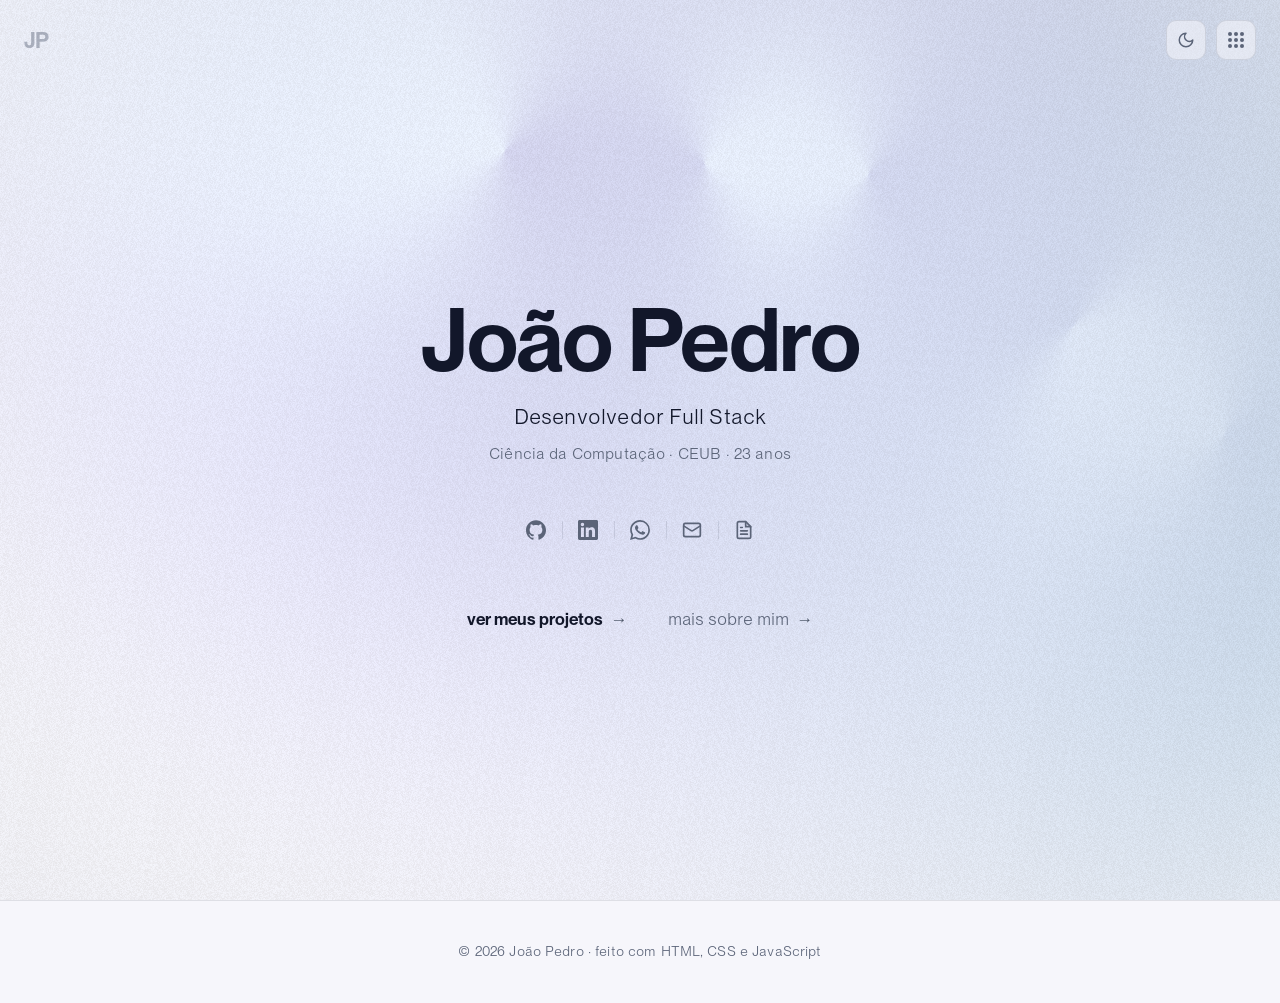
<file: index.html>
<!doctype html>
<html lang="pt-br">
  <head>
    <meta charset="UTF-8" />
    <meta name="viewport" content="width=device-width, initial-scale=1.0" />
    <meta
      name="description"
      content="Portfólio de João Pedro - Desenvolvedor Full Stack. Conheça meus projetos e entre em contato."
    />
    <meta
      name="keywords"
      content="desenvolvedor, full stack, portfólio, programador, JavaScript, React, Laravel"
    />
    <meta name="author" content="João Pedro" />
    <meta name="theme-color" content="#0e1315" />
    <link
      rel="preload"
      href="fonts/ppneuemontreal-book.woff2"
      as="font"
      type="font/woff2"
      crossorigin
    />
    <link
      rel="preload"
      href="fonts/ppneuemontreal-semibold.woff2"
      as="font"
      type="font/woff2"
      crossorigin
    />
    <link rel="stylesheet" href="style.css" />
    <noscript>
      <style>
        .menu-toggle {
          display: none;
        }
        .menu-overlay {
          position: static;
          opacity: 1;
          visibility: visible;
          padding: 5.5rem 1.5rem 0;
          background: none;
          backdrop-filter: none;
          -webkit-backdrop-filter: none;
        }
        .menu-item {
          opacity: 1;
          transform: none;
        }
        .menu-link {
          font-size: 1.5rem;
        }
      </style>
    </noscript>
    <title>João Pedro - Portfólio | Desenvolvedor Full Stack</title>
    <script>
      // Aplica o tema salvo antes da primeira pintura, para evitar flash de cor errada
      (function () {
        try {
          var t = localStorage.getItem("tema");
          if (t) document.documentElement.setAttribute("data-theme", t);
        } catch (e) {}
      })();
    </script>
  </head>
  <body>
    <canvas id="fundo-canvas" aria-hidden="true"></canvas>

    <span class="marca marca-inativa" aria-hidden="true">JP</span>

    <div class="controles">
      <button
        type="button"
        id="tema-toggle"
        class="tema-toggle"
        aria-label="Alternar entre tema claro e escuro"
      >
        <svg
          class="icone-sol"
          viewBox="0 0 24 24"
          fill="none"
          stroke="currentColor"
          stroke-width="2"
          stroke-linecap="round"
          aria-hidden="true"
        >
          <circle cx="12" cy="12" r="4" />
          <path
            d="M12 2v2M12 20v2M4.93 4.93l1.41 1.41M17.66 17.66l1.41 1.41M2 12h2M20 12h2M6.34 17.66l-1.41 1.41M19.07 4.93l-1.41 1.41"
          />
        </svg>
        <svg
          class="icone-lua"
          viewBox="0 0 24 24"
          fill="none"
          stroke="currentColor"
          stroke-width="2"
          stroke-linecap="round"
          stroke-linejoin="round"
          aria-hidden="true"
        >
          <path d="M12 3a6 6 0 0 0 9 9 9 9 0 1 1-9-9Z" />
        </svg>
      </button>
      <button
        type="button"
        id="menu-toggle"
        class="menu-toggle"
        aria-label="Abrir menu"
        aria-expanded="false"
        aria-controls="menu-overlay"
      >
        <span class="menu-grade" aria-hidden="true">
          <span class="ponto-menu"></span>
          <span class="ponto-menu"></span>
          <span class="ponto-menu"></span>
          <span class="ponto-menu"></span>
          <span class="ponto-menu"></span>
          <span class="ponto-menu"></span>
          <span class="ponto-menu"></span>
          <span class="ponto-menu"></span>
          <span class="ponto-menu"></span>
        </span>
      </button>
    </div>

    <nav
      id="menu-overlay"
      class="menu-overlay"
      aria-label="Navegação principal"
    >
      <ul class="menu-lista">
        <li class="menu-item" style="--i: 0">
          <a href="index.html" class="menu-link" aria-current="page">Início</a>
        </li>
        <li class="menu-item" style="--i: 1">
          <a href="sobre.html" class="menu-link">Sobre</a>
        </li>
        <li class="menu-item" style="--i: 2">
          <a href="projetos.html" class="menu-link">Projetos</a>
        </li>
        <li class="menu-item" style="--i: 3">
          <a href="contato.html" class="menu-link">Contato</a>
        </li>
      </ul>
    </nav>

    <main class="cabecalho">
      <h1>João Pedro</h1>
      <p class="cabecalho-sub">Desenvolvedor Full Stack</p>
      <p class="cabecalho-afiliacao">
        Ciência da Computação &middot; CEUB &middot; 23 anos
      </p>

      <div class="social">
        <a
          class="social-link"
          href="https://github.com/jpvoliveir"
          target="_blank"
          rel="noopener noreferrer"
          aria-label="GitHub"
        >
          <svg viewBox="0 0 24 24" fill="currentColor" aria-hidden="true">
            <path
              d="M12 .297c-6.63 0-12 5.373-12 12 0 5.303 3.438 9.8 8.205 11.385.6.113.82-.258.82-.577 0-.285-.01-1.04-.015-2.04-3.338.724-4.042-1.61-4.042-1.61C4.422 18.07 3.633 17.7 3.633 17.7c-1.087-.744.084-.729.084-.729 1.205.084 1.838 1.236 1.838 1.236 1.07 1.835 2.809 1.305 3.495.998.108-.776.417-1.305.76-1.605-2.665-.3-5.466-1.332-5.466-5.93 0-1.31.465-2.38 1.235-3.22-.135-.303-.54-1.523.105-3.176 0 0 1.005-.322 3.3 1.23.96-.267 1.98-.399 3-.405 1.02.006 2.04.138 3 .405 2.28-1.552 3.285-1.23 3.285-1.23.645 1.653.24 2.873.12 3.176.765.84 1.23 1.91 1.23 3.22 0 4.61-2.805 5.625-5.475 5.92.42.36.81 1.096.81 2.22 0 1.606-.015 2.896-.015 3.286 0 .315.21.69.825.57C20.565 22.092 24 17.592 24 12.297c0-6.627-5.373-12-12-12"
            />
          </svg>
        </a>
        <a
          class="social-link"
          href="https://www.linkedin.com/in/jpvoliveir"
          target="_blank"
          rel="noopener noreferrer"
          aria-label="LinkedIn"
        >
          <svg viewBox="0 0 24 24" fill="currentColor" aria-hidden="true">
            <path
              d="M20.447 20.452h-3.554v-5.569c0-1.328-.027-3.037-1.852-3.037-1.853 0-2.136 1.445-2.136 2.939v5.667H9.351V9h3.414v1.561h.046c.477-.9 1.637-1.85 3.37-1.85 3.601 0 4.267 2.37 4.267 5.455v6.286zM5.337 7.433a2.062 2.062 0 0 1-2.063-2.065 2.064 2.064 0 1 1 2.063 2.065zm1.782 13.019H3.555V9h3.564v11.452zM22.225 0H1.771C.792 0 0 .774 0 1.729v20.542C0 23.227.792 24 1.771 24h20.451C23.2 24 24 23.227 24 22.271V1.729C24 .774 23.2 0 22.222 0h.003z"
            />
          </svg>
        </a>
        <a
          class="social-link"
          href="https://wa.me/5561992542308?text=Ol%C3%A1%2C%20Jo%C3%A3o!%20Vi%20seu%20portf%C3%B3lio%20e%20gostaria%20de%20conversar%20sobre%20poss%C3%ADveis%20oportunidades%20ou%20projetos."
          target="_blank"
          rel="noopener noreferrer"
          aria-label="WhatsApp"
        >
          <svg viewBox="0 0 24 24" fill="currentColor" aria-hidden="true">
            <path
              d="M17.472 14.382c-.297-.149-1.758-.867-2.03-.967-.273-.099-.471-.148-.67.15-.197.297-.767.966-.94 1.164-.173.199-.347.223-.644.075-.297-.15-1.255-.463-2.39-1.475-.883-.788-1.48-1.761-1.653-2.059-.173-.297-.018-.458.13-.606.134-.133.298-.347.446-.52.149-.174.198-.298.298-.497.099-.198.05-.371-.025-.52-.075-.149-.669-1.612-.916-2.207-.242-.579-.487-.5-.669-.51a12.8 12.8 0 0 0-.57-.01c-.198 0-.52.074-.792.372-.272.297-1.04 1.016-1.04 2.479 0 1.462 1.065 2.875 1.213 3.074.149.198 2.096 3.2 5.077 4.487.709.306 1.262.489 1.694.625.712.227 1.36.195 1.872.118.571-.085 1.758-.719 2.006-1.413.248-.694.248-1.289.173-1.413-.074-.124-.272-.198-.57-.347m-5.421 7.403h-.004a9.87 9.87 0 0 1-5.031-1.378l-.361-.214-3.741.982.998-3.648-.235-.374a9.86 9.86 0 0 1-1.51-5.26c.001-5.45 4.436-9.884 9.888-9.884a9.82 9.82 0 0 1 6.988 2.898 9.825 9.825 0 0 1 2.893 6.994c-.003 5.45-4.437 9.884-9.885 9.884m8.413-18.297A11.815 11.815 0 0 0 12.05 0C5.495 0 .16 5.335.157 11.892c0 2.096.547 4.142 1.588 5.945L.057 24l6.305-1.654a11.882 11.882 0 0 0 5.683 1.448h.005c6.554 0 11.89-5.335 11.893-11.893a11.821 11.821 0 0 0-3.48-8.413z"
            />
          </svg>
        </a>
        <a
          class="social-link"
          href="mailto:jpvo2003@gmail.com"
          aria-label="E-mail"
        >
          <svg
            viewBox="0 0 24 24"
            fill="none"
            stroke="currentColor"
            stroke-width="2"
            stroke-linecap="round"
            stroke-linejoin="round"
            aria-hidden="true"
          >
            <rect x="2" y="4" width="20" height="16" rx="2" />
            <path d="m22 7-8.97 5.7a1.94 1.94 0 0 1-2.06 0L2 7" />
          </svg>
        </a>
        <a
          class="social-link"
          href="Curriculo_Joao_Pedro_PT.pdf"
          target="_blank"
          rel="noopener noreferrer"
          aria-label="Currículo em PDF"
        >
          <svg
            viewBox="0 0 24 24"
            fill="none"
            stroke="currentColor"
            stroke-width="2"
            stroke-linecap="round"
            stroke-linejoin="round"
            aria-hidden="true"
          >
            <path
              d="M14 2H6a2 2 0 0 0-2 2v16a2 2 0 0 0 2 2h12a2 2 0 0 0 2-2V8z"
            />
            <path d="M14 2v6h6M16 13H8M16 17H8M10 9H8" />
          </svg>
        </a>
      </div>

      <div class="entradas">
        <a class="entrada-link entrada-link-principal" href="projetos.html">
          ver meus projetos
          <span class="entrada-seta" aria-hidden="true">&rarr;</span>
        </a>
        <a class="entrada-link" href="sobre.html">
          mais sobre mim
          <span class="entrada-seta" aria-hidden="true">&rarr;</span>
        </a>
      </div>
    </main>

    <footer class="rodape">
      <p>&copy; 2026 João Pedro &middot; feito com HTML, CSS e JavaScript</p>
    </footer>

    <script>
      // Alternar entre tema claro e escuro
      (function () {
        const botao = document.getElementById("tema-toggle");
        const raiz = document.documentElement;

        function temaAtual() {
          const definido = raiz.getAttribute("data-theme");
          if (definido) return definido;
          return window.matchMedia("(prefers-color-scheme: light)").matches
            ? "light"
            : "dark";
        }

        botao.addEventListener("click", function () {
          const novo = temaAtual() === "dark" ? "light" : "dark";
          raiz.setAttribute("data-theme", novo);
          try {
            localStorage.setItem("tema", novo);
          } catch (e) {}
        });
      })();
    </script>
    <script src="menu.js"></script>
    <script src="fundo-webgl.js"></script>
  </body>
</html>
</file>
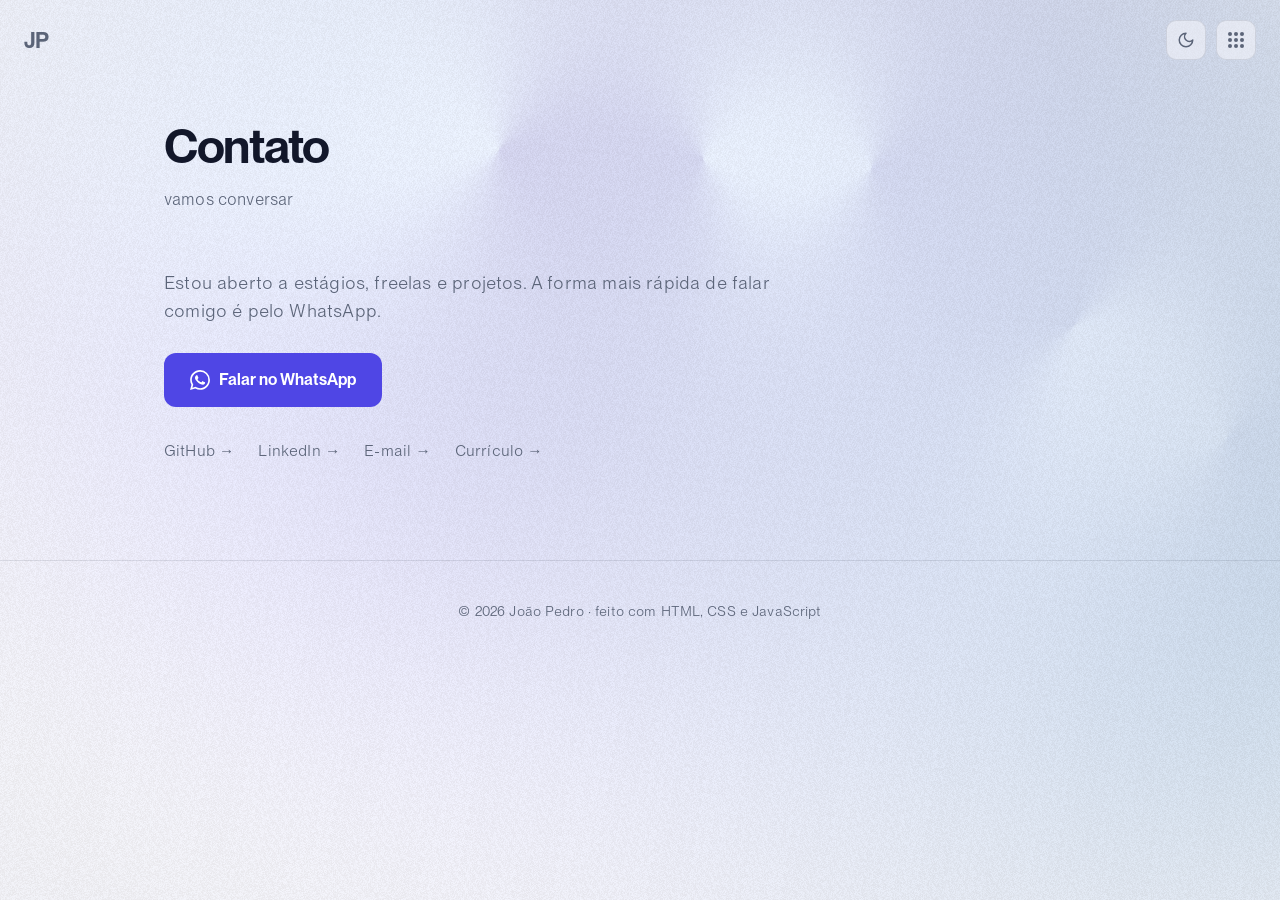
<file: contato.html>
<!doctype html>
<html lang="pt-br">
  <head>
    <meta charset="UTF-8" />
    <meta name="viewport" content="width=device-width, initial-scale=1.0" />
    <meta
      name="description"
      content="Entre em contato com João Pedro - Desenvolvedor Full Stack, aberto a estágios, freelas e projetos."
    />
    <meta
      name="keywords"
      content="desenvolvedor, full stack, portfólio, programador, JavaScript, React, Laravel"
    />
    <meta name="author" content="João Pedro" />
    <meta name="theme-color" content="#0e1315" />
    <link
      rel="preload"
      href="fonts/ppneuemontreal-book.woff2"
      as="font"
      type="font/woff2"
      crossorigin
    />
    <link
      rel="preload"
      href="fonts/ppneuemontreal-semibold.woff2"
      as="font"
      type="font/woff2"
      crossorigin
    />
    <link rel="stylesheet" href="style.css" />
    <noscript>
      <style>
        .menu-toggle {
          display: none;
        }
        .menu-overlay {
          position: static;
          opacity: 1;
          visibility: visible;
          padding: 5.5rem 1.5rem 0;
          background: none;
          backdrop-filter: none;
          -webkit-backdrop-filter: none;
        }
        .menu-item {
          opacity: 1;
          transform: none;
        }
        .menu-link {
          font-size: 1.5rem;
        }
      </style>
    </noscript>
    <title>Contato - João Pedro</title>
    <script>
      (function () {
        try {
          var t = localStorage.getItem("tema");
          if (t) document.documentElement.setAttribute("data-theme", t);
        } catch (e) {}
      })();
    </script>
  </head>
  <body>
    <canvas id="fundo-canvas" aria-hidden="true"></canvas>

    <a class="marca" href="index.html" aria-label="Voltar para o início">JP</a>

    <div class="controles">
      <button
        type="button"
        id="tema-toggle"
        class="tema-toggle"
        aria-label="Alternar entre tema claro e escuro"
      >
        <svg
          class="icone-sol"
          viewBox="0 0 24 24"
          fill="none"
          stroke="currentColor"
          stroke-width="2"
          stroke-linecap="round"
          aria-hidden="true"
        >
          <circle cx="12" cy="12" r="4" />
          <path
            d="M12 2v2M12 20v2M4.93 4.93l1.41 1.41M17.66 17.66l1.41 1.41M2 12h2M20 12h2M6.34 17.66l-1.41 1.41M19.07 4.93l-1.41 1.41"
          />
        </svg>
        <svg
          class="icone-lua"
          viewBox="0 0 24 24"
          fill="none"
          stroke="currentColor"
          stroke-width="2"
          stroke-linecap="round"
          stroke-linejoin="round"
          aria-hidden="true"
        >
          <path d="M12 3a6 6 0 0 0 9 9 9 9 0 1 1-9-9Z" />
        </svg>
      </button>
      <button
        type="button"
        id="menu-toggle"
        class="menu-toggle"
        aria-label="Abrir menu"
        aria-expanded="false"
        aria-controls="menu-overlay"
      >
        <span class="menu-grade" aria-hidden="true">
          <span class="ponto-menu"></span>
          <span class="ponto-menu"></span>
          <span class="ponto-menu"></span>
          <span class="ponto-menu"></span>
          <span class="ponto-menu"></span>
          <span class="ponto-menu"></span>
          <span class="ponto-menu"></span>
          <span class="ponto-menu"></span>
          <span class="ponto-menu"></span>
        </span>
      </button>
    </div>

    <nav
      id="menu-overlay"
      class="menu-overlay"
      aria-label="Navegação principal"
    >
      <ul class="menu-lista">
        <li class="menu-item" style="--i: 0">
          <a href="index.html" class="menu-link">Início</a>
        </li>
        <li class="menu-item" style="--i: 1">
          <a href="sobre.html" class="menu-link">Sobre</a>
        </li>
        <li class="menu-item" style="--i: 2">
          <a href="projetos.html" class="menu-link">Projetos</a>
        </li>
        <li class="menu-item" style="--i: 3">
          <a href="contato.html" class="menu-link" aria-current="page"
            >Contato</a
          >
        </li>
      </ul>
    </nav>

    <main class="pagina">
      <header class="pagina-cabecalho">
        <h1 class="pagina-titulo">Contato</h1>
        <p class="pagina-sub">vamos conversar</p>
      </header>

      <div class="contato-caixa">
        <p class="contato-texto">
          Estou aberto a estágios, freelas e projetos. A forma mais rápida de
          falar comigo é pelo WhatsApp.
        </p>
        <a
          class="botao-principal"
          href="https://wa.me/5561992542308?text=Ol%C3%A1%2C%20Jo%C3%A3o!%20Vi%20seu%20portf%C3%B3lio%20e%20gostaria%20de%20conversar%20sobre%20poss%C3%ADveis%20oportunidades%20ou%20projetos."
          target="_blank"
          rel="noopener noreferrer"
        >
          <svg viewBox="0 0 24 24" fill="currentColor" aria-hidden="true">
            <path
              d="M17.472 14.382c-.297-.149-1.758-.867-2.03-.967-.273-.099-.471-.148-.67.15-.197.297-.767.966-.94 1.164-.173.199-.347.223-.644.075-.297-.15-1.255-.463-2.39-1.475-.883-.788-1.48-1.761-1.653-2.059-.173-.297-.018-.458.13-.606.134-.133.298-.347.446-.52.149-.174.198-.298.298-.497.099-.198.05-.371-.025-.52-.075-.149-.669-1.612-.916-2.207-.242-.579-.487-.5-.669-.51a12.8 12.8 0 0 0-.57-.01c-.198 0-.52.074-.792.372-.272.297-1.04 1.016-1.04 2.479 0 1.462 1.065 2.875 1.213 3.074.149.198 2.096 3.2 5.077 4.487.709.306 1.262.489 1.694.625.712.227 1.36.195 1.872.118.571-.085 1.758-.719 2.006-1.413.248-.694.248-1.289.173-1.413-.074-.124-.272-.198-.57-.347m-5.421 7.403h-.004a9.87 9.87 0 0 1-5.031-1.378l-.361-.214-3.741.982.998-3.648-.235-.374a9.86 9.86 0 0 1-1.51-5.26c.001-5.45 4.436-9.884 9.888-9.884a9.82 9.82 0 0 1 6.988 2.898 9.825 9.825 0 0 1 2.893 6.994c-.003 5.45-4.437 9.884-9.885 9.884m8.413-18.297A11.815 11.815 0 0 0 12.05 0C5.495 0 .16 5.335.157 11.892c0 2.096.547 4.142 1.588 5.945L.057 24l6.305-1.654a11.882 11.882 0 0 0 5.683 1.448h.005c6.554 0 11.89-5.335 11.893-11.893a11.821 11.821 0 0 0-3.48-8.413z"
            />
          </svg>
          Falar no WhatsApp
        </a>
        <p class="contato-secundario">
          <a
            href="https://github.com/jpvoliveir"
            target="_blank"
            rel="noopener noreferrer"
            >GitHub &rarr;</a
          >
          <a
            href="https://www.linkedin.com/in/jpvoliveir"
            target="_blank"
            rel="noopener noreferrer"
            >LinkedIn &rarr;</a
          >
          <a href="mailto:jpvo2003@gmail.com">E-mail &rarr;</a>
          <a
            href="Curriculo_Joao_Pedro_PT.pdf"
            target="_blank"
            rel="noopener noreferrer"
            >Currículo &rarr;</a
          >
        </p>
      </div>
    </main>

    <footer class="rodape">
      <p>&copy; 2026 João Pedro &middot; feito com HTML, CSS e JavaScript</p>
    </footer>

    <script>
      (function () {
        const botao = document.getElementById("tema-toggle");
        const raiz = document.documentElement;

        function temaAtual() {
          const definido = raiz.getAttribute("data-theme");
          if (definido) return definido;
          return window.matchMedia("(prefers-color-scheme: light)").matches
            ? "light"
            : "dark";
        }

        botao.addEventListener("click", function () {
          const novo = temaAtual() === "dark" ? "light" : "dark";
          raiz.setAttribute("data-theme", novo);
          try {
            localStorage.setItem("tema", novo);
          } catch (e) {}
        });
      })();
    </script>
    <script src="menu.js"></script>
    <script src="fundo-webgl.js"></script>
  </body>
</html>
</file>
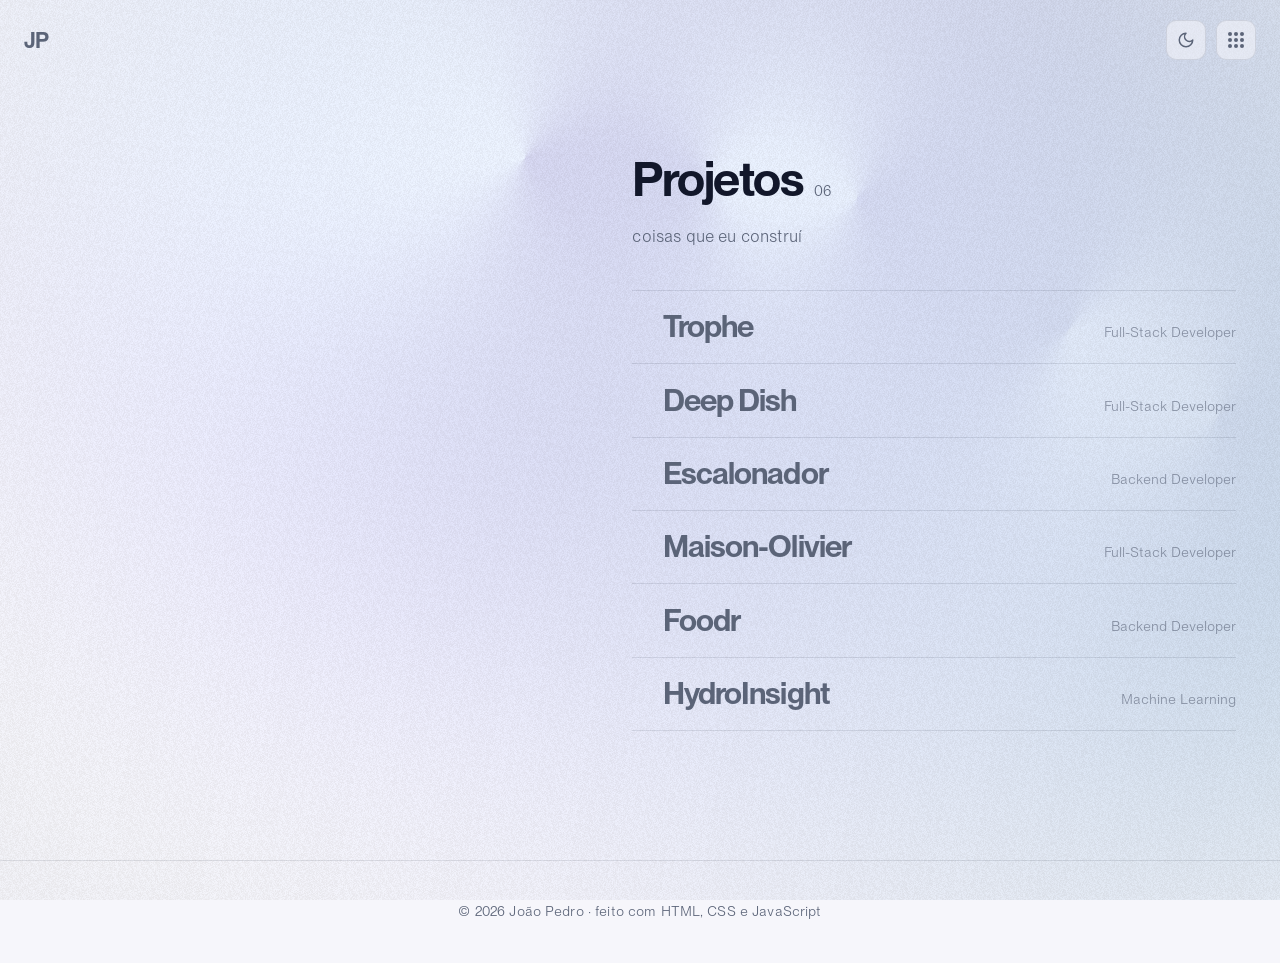
<file: projetos.html>
<!doctype html>
<html lang="pt-br">
  <head>
    <meta charset="UTF-8" />
    <meta name="viewport" content="width=device-width, initial-scale=1.0" />
    <meta
      name="description"
      content="Projetos de João Pedro - Desenvolvedor Full Stack. Aplicativos, plataformas web e modelos de machine learning."
    />
    <meta
      name="keywords"
      content="desenvolvedor, full stack, portfólio, programador, JavaScript, React, Laravel"
    />
    <meta name="author" content="João Pedro" />
    <meta name="theme-color" content="#0e1315" />
    <link rel="preload" href="fonts/ppneuemontreal-book.woff2" as="font" type="font/woff2" crossorigin />
    <link rel="preload" href="fonts/ppneuemontreal-semibold.woff2" as="font" type="font/woff2" crossorigin />
    <link rel="stylesheet" href="style.css" />
    <noscript>
      <style>
        .menu-toggle{display:none}
        .menu-overlay{position:static;opacity:1;visibility:visible;padding:5.5rem 1.5rem 0;background:none;backdrop-filter:none;-webkit-backdrop-filter:none}
        .menu-item{opacity:1;transform:none}
        .menu-link{font-size:1.5rem}
      </style>
    </noscript>
    <title>Projetos - João Pedro</title>
    <script>
      (function () {
        try {
          var t = localStorage.getItem("tema");
          if (t) document.documentElement.setAttribute("data-theme", t);
        } catch (e) {}
      })();
    </script>
  </head>
  <body>
    <canvas id="fundo-canvas" aria-hidden="true"></canvas>

    <a class="marca" href="index.html" aria-label="Voltar para o início">JP</a>

    <div class="controles">
      <button
        type="button"
        id="tema-toggle"
        class="tema-toggle"
        aria-label="Alternar entre tema claro e escuro"
      >
        <svg
          class="icone-sol"
          viewBox="0 0 24 24"
          fill="none"
          stroke="currentColor"
          stroke-width="2"
          stroke-linecap="round"
          aria-hidden="true"
        >
          <circle cx="12" cy="12" r="4" />
          <path
            d="M12 2v2M12 20v2M4.93 4.93l1.41 1.41M17.66 17.66l1.41 1.41M2 12h2M20 12h2M6.34 17.66l-1.41 1.41M19.07 4.93l-1.41 1.41"
          />
        </svg>
        <svg
          class="icone-lua"
          viewBox="0 0 24 24"
          fill="none"
          stroke="currentColor"
          stroke-width="2"
          stroke-linecap="round"
          stroke-linejoin="round"
          aria-hidden="true"
        >
          <path d="M12 3a6 6 0 0 0 9 9 9 9 0 1 1-9-9Z" />
        </svg>
      </button>
      <button
        type="button"
        id="menu-toggle"
        class="menu-toggle"
        aria-label="Abrir menu"
        aria-expanded="false"
        aria-controls="menu-overlay"
      >
        <span class="menu-grade" aria-hidden="true">
          <span class="ponto-menu"></span>
          <span class="ponto-menu"></span>
          <span class="ponto-menu"></span>
          <span class="ponto-menu"></span>
          <span class="ponto-menu"></span>
          <span class="ponto-menu"></span>
          <span class="ponto-menu"></span>
          <span class="ponto-menu"></span>
          <span class="ponto-menu"></span>
        </span>
      </button>
    </div>

    <nav id="menu-overlay" class="menu-overlay" aria-label="Navegação principal">
      <ul class="menu-lista">
        <li class="menu-item" style="--i: 0">
          <a href="index.html" class="menu-link">Início</a>
        </li>
        <li class="menu-item" style="--i: 1">
          <a href="sobre.html" class="menu-link">Sobre</a>
        </li>
        <li class="menu-item" style="--i: 2">
          <a href="projetos.html" class="menu-link" aria-current="page">Projetos</a>
        </li>
        <li class="menu-item" style="--i: 3">
          <a href="contato.html" class="menu-link">Contato</a>
        </li>
      </ul>
    </nav>

    <main class="pagina pagina-projetos">
      <div class="projetos-split">
        <!-- Painel esquerdo: preenchido por projetos.js a partir dos
             .projeto-detalhe da lista, para cada projeto viver num lugar só. -->
        <div class="projetos-visual" aria-hidden="true"></div>

        <div class="projetos-painel">
          <header class="projetos-cabecalho">
            <h1 class="pagina-titulo">Projetos</h1>
            <span class="projetos-contador">06</span>
          </header>
          <p class="pagina-sub">coisas que eu construí</p>

          <ul class="projetos-lista">
            <li class="projeto-item" data-index="0" style="--i: 0">
              <div class="projeto-linha">
                <span class="projeto-nome-grupo">
                  <span class="projeto-seta" aria-hidden="true">&rarr;</span>
                  <span class="projeto-nome">Trophe</span>
                </span>
                <span class="projeto-categoria">Full-Stack Developer</span>
              </div>
              <div class="projeto-detalhe">
                <div class="projeto-imagem">
                  <img
                    src="img/trophe.jpg"
                    alt="Tela de acompanhamento diário do aplicativo Trophe"
                    loading="lazy"
                    width="1398"
                    height="648"
                  />
                </div>
                <p class="projeto-meta">
                  2026 &middot; <span class="chip">Laravel · React Native</span>
                </p>
                <p class="projeto-desc">
                  App de dieta flexível: monta o plano, reconhece a refeição por foto e recalcula as seguintes para manter as metas de calorias e macros. A criação da dieta parte do cálculo metabólico basal (Mifflin-St Jeor), da rotina e do histórico do usuário. 52 endpoints, 25 tabelas, 21 services e 437 testes automatizados no backend; 48 telas no app. Equipe de 5, atuei como principal contribuidor do backend ao app.
                </p>
                <ul class="tags">
                  <li>React Native</li>
                  <li>Expo</li>
                  <li>TypeScript</li>
                  <li>Laravel</li>
                  <li>MySQL</li>
                  <li>PHPUnit</li>
                  <li>IA</li>
                  <li>Open Food Facts</li>
                </ul>
              </div>
            </li>

            <li class="projeto-item" data-index="1" style="--i: 1">
              <a
                class="projeto-linha"
                href="https://github.com/joaogpereira/deep-dish"
                target="_blank"
                rel="noopener noreferrer"
              >
                <span class="projeto-nome-grupo">
                  <span class="projeto-seta" aria-hidden="true">&rarr;</span>
                  <span class="projeto-nome">Deep Dish</span>
                </span>
                <span class="projeto-categoria">Full-Stack Developer</span>
              </a>
              <div class="projeto-detalhe">
                <div class="projeto-imagem">
                  <img
                    src="img/deep-dish.jpg"
                    alt="Landing page da plataforma Deep Dish"
                    loading="lazy"
                    width="1398"
                    height="648"
                  />
                </div>
                <p class="projeto-meta">
                  2025 – 2026 &middot; <span class="chip">React · Laravel</span>
                  <span class="chip chip-repo">GitHub</span>
                </p>
                <p class="projeto-desc">
                  Fila inteligente e reserva de mesas para restaurantes: o cliente entra na fila remotamente e acompanha a própria posição em tempo real; o restaurante controla mesas, reservas e equipe por um painel à parte. Implementei o fluxo de fila ponta a ponta e o histórico de permanência dos clientes. Equipe de 6, 220 commits, 48 endpoints, 93 componentes, CI no GitHub Actions e Docker.
                </p>
                <ul class="tags">
                  <li>React</li>
                  <li>TypeScript</li>
                  <li>Vite</li>
                  <li>Tailwind</li>
                  <li>Laravel</li>
                  <li>Docker</li>
                </ul>
              </div>
            </li>

            <li class="projeto-item" data-index="2" style="--i: 2">
              <div class="projeto-linha">
                <span class="projeto-nome-grupo">
                  <span class="projeto-seta" aria-hidden="true">&rarr;</span>
                  <span class="projeto-nome">Escalonador</span>
                </span>
                <span class="projeto-categoria">Backend Developer</span>
              </div>
              <div class="projeto-detalhe">
                <div class="projeto-imagem">
                  <img
                    src="img/escalonador.jpg"
                    alt="Painel de criação com IA do Escalonador, com os modelos de geração de vídeo"
                    loading="lazy"
                    width="1398"
                    height="648"
                  />
                </div>
                <p class="projeto-meta">
                  2026 &middot; <span class="chip">Laravel</span>
                </p>
                <p class="projeto-desc">
                  Plataforma de marketing de performance em produção, desenvolvida em trabalho freelance. Atuei no módulo de geração de vídeos com IA: implementei múltiplos workspaces com CRUD próprio, integrei o Kling 3.0 como novo modelo de geração e corrigi a falha que travava a geração indefinidamente — o criativo passou a sair em cerca de 2 minutos.
                </p>
                <ul class="tags">
                  <li>Laravel</li>
                  <li>PHP</li>
                  <li>MySQL</li>
                  <li>API REST</li>
                  <li>Kling 3.0</li>
                </ul>
              </div>
            </li>

            <li class="projeto-item" data-index="3" style="--i: 3">
              <div class="projeto-linha">
                <span class="projeto-nome-grupo">
                  <span class="projeto-seta" aria-hidden="true">&rarr;</span>
                  <span class="projeto-nome">Maison-Olivier</span>
                </span>
                <span class="projeto-categoria">Full-Stack Developer</span>
              </div>
              <div class="projeto-detalhe">
                <div class="projeto-imagem">
                  <img
                    src="img/projeto4.png"
                    alt="Tela do site Maison-Olivier"
                    loading="lazy"
                    width="560"
                    height="320"
                  />
                </div>
                <!-- TODO: confirme o ano -->
                <p class="projeto-meta">
                  2025 &middot; <span class="chip">Laravel · React</span>
                </p>
                <p class="projeto-desc">
                  Loja de departamento de roupas de alto padrão, com catálogo, navegação por categorias e design voltado ao público premium.
                </p>
                <ul class="tags">
                  <li>Laravel</li>
                  <li>React</li>
                  <li>PHP</li>
                  <li>MySQL</li>
                </ul>
              </div>
            </li>

            <li class="projeto-item" data-index="4" style="--i: 4">
              <a
                class="projeto-linha"
                href="https://github.com/jpvoliveir/Foodr"
                target="_blank"
                rel="noopener noreferrer"
              >
                <span class="projeto-nome-grupo">
                  <span class="projeto-seta" aria-hidden="true">&rarr;</span>
                  <span class="projeto-nome">Foodr</span>
                </span>
                <span class="projeto-categoria">Backend Developer</span>
              </a>
              <div class="projeto-detalhe">
                <!-- TODO: salve uma captura da documentação Swagger em
                     img/foodr.jpg e acrescente aqui uma <div class="projeto-imagem">
                     com a <img>. Sem imagem, o painel usa o nome como capa. -->
                <p class="projeto-meta">
                  2025 &middot; <span class="chip">Python · FastAPI</span>
                  <span class="chip chip-repo">GitHub</span>
                </p>
                <p class="projeto-desc">
                  API que calcula a TMB e o gasto energético diário, define metas de macronutrientes e recomenda alimentos por similaridade de cosseno sobre o perfil nutricional do usuário. 9 endpoints REST documentados em Swagger, com SQLAlchemy e containerização em Docker Compose.
                </p>
                <ul class="tags">
                  <li>Python</li>
                  <li>FastAPI</li>
                  <li>SQLAlchemy</li>
                  <li>scikit-learn</li>
                  <li>pandas</li>
                  <li>Docker</li>
                </ul>
              </div>
            </li>

            <li class="projeto-item" data-index="5" style="--i: 5">
              <div class="projeto-linha">
                <span class="projeto-nome-grupo">
                  <span class="projeto-seta" aria-hidden="true">&rarr;</span>
                  <span class="projeto-nome">HydroInsight</span>
                </span>
                <span class="projeto-categoria">Machine Learning</span>
              </div>
              <div class="projeto-detalhe">
                <!-- TODO: salve um gráfico do projeto em img/hydroinsight.jpg e
                     acrescente aqui uma <div class="projeto-imagem"> com a <img>.
                     Sem imagem, o painel usa o nome do projeto como capa. -->
                <p class="projeto-meta">
                  2026 &middot;
                  <span class="chip">Python · scikit-learn</span>
                </p>
                <p class="projeto-desc">
                  Modelo de previsão de qualidade da água em rios da África do Sul, para o EY AI &amp; Data Challenge 2026. Combina imagens de satélite Landsat, variáveis climáticas do TerraClimate e 9.319 medições in situ para estimar três indicadores químicos — fósforo reativo dissolvido, condutividade elétrica e alcalinidade total. Pipeline reproduzível do download à submissão, com engenharia de índices espectrais (NDMI, MNDWI), dados versionados em DVC e experimentos rastreados em MLflow.
                </p>
                <ul class="tags">
                  <li>Python</li>
                  <li>scikit-learn</li>
                  <li>Random Forest</li>
                  <li>MLflow</li>
                  <li>DVC</li>
                  <li>GeoPandas</li>
                  <li>Sensoriamento Remoto</li>
                </ul>
              </div>
            </li>
          </ul>
        </div>
      </div>
    </main>

    <footer class="rodape">
      <p>&copy; 2026 João Pedro &middot; feito com HTML, CSS e JavaScript</p>
    </footer>

    <script>
      (function () {
        const botao = document.getElementById("tema-toggle");
        const raiz = document.documentElement;

        function temaAtual() {
          const definido = raiz.getAttribute("data-theme");
          if (definido) return definido;
          return window.matchMedia("(prefers-color-scheme: light)").matches
            ? "light"
            : "dark";
        }

        botao.addEventListener("click", function () {
          const novo = temaAtual() === "dark" ? "light" : "dark";
          raiz.setAttribute("data-theme", novo);
          try {
            localStorage.setItem("tema", novo);
          } catch (e) {}
        });
      })();
    </script>
    <script src="menu.js"></script>
    <script src="projetos.js"></script>
    <script src="fundo-webgl.js"></script>
  </body>
</html>
</file>
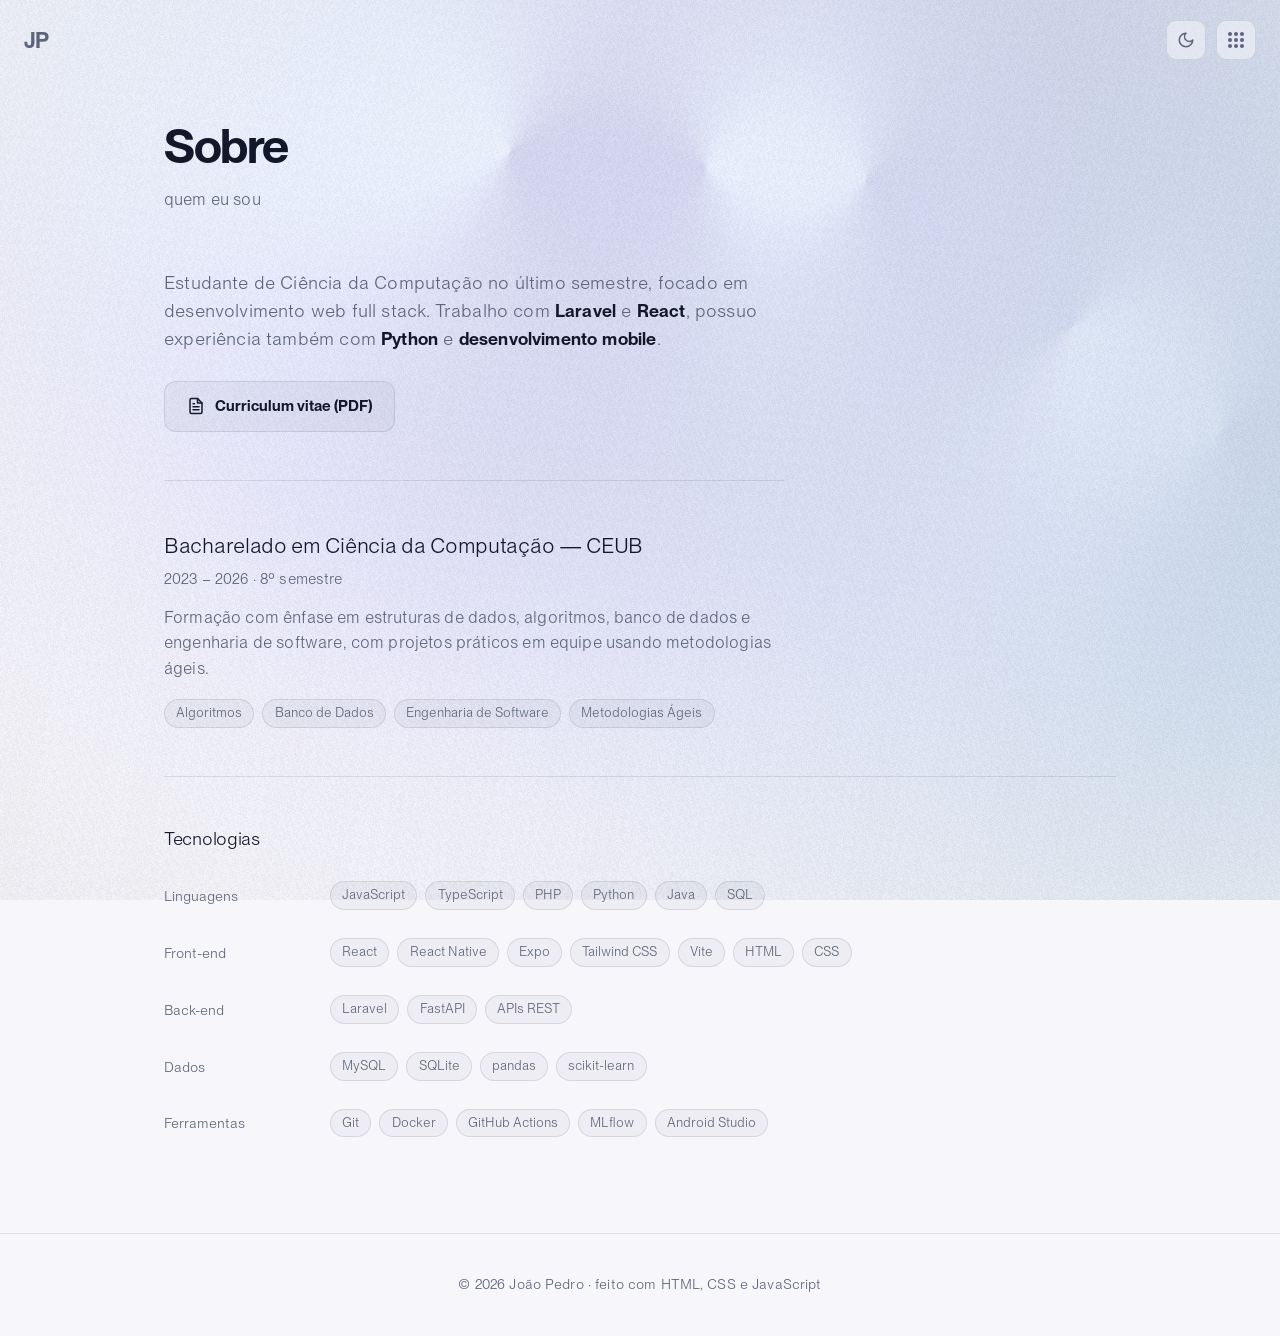
<file: sobre.html>
<!doctype html>
<html lang="pt-br">
  <head>
    <meta charset="UTF-8" />
    <meta name="viewport" content="width=device-width, initial-scale=1.0" />
    <meta
      name="description"
      content="Sobre João Pedro - Desenvolvedor Full Stack e estudante de Ciência da Computação."
    />
    <meta
      name="keywords"
      content="desenvolvedor, full stack, portfólio, programador, JavaScript, React, Laravel"
    />
    <meta name="author" content="João Pedro" />
    <meta name="theme-color" content="#0e1315" />
    <link rel="preload" href="fonts/ppneuemontreal-book.woff2" as="font" type="font/woff2" crossorigin />
    <link rel="preload" href="fonts/ppneuemontreal-semibold.woff2" as="font" type="font/woff2" crossorigin />
    <link rel="stylesheet" href="style.css" />
    <noscript>
      <style>
        .menu-toggle {
          display: none;
        }
        .menu-overlay {
          position: static;
          opacity: 1;
          visibility: visible;
          padding: 5.5rem 1.5rem 0;
          background: none;
          backdrop-filter: none;
          -webkit-backdrop-filter: none;
        }
        .menu-item {
          opacity: 1;
          transform: none;
        }
        .menu-link {
          font-size: 1.5rem;
        }
      </style>
    </noscript>
    <title>Sobre - João Pedro</title>
    <script>
      (function () {
        try {
          var t = localStorage.getItem("tema");
          if (t) document.documentElement.setAttribute("data-theme", t);
        } catch (e) {}
      })();
    </script>
  </head>
  <body>
    <canvas id="fundo-canvas" aria-hidden="true"></canvas>

    <a class="marca" href="index.html" aria-label="Voltar para o início">JP</a>

    <div class="controles">
      <button
        type="button"
        id="tema-toggle"
        class="tema-toggle"
        aria-label="Alternar entre tema claro e escuro"
      >
        <svg
          class="icone-sol"
          viewBox="0 0 24 24"
          fill="none"
          stroke="currentColor"
          stroke-width="2"
          stroke-linecap="round"
          aria-hidden="true"
        >
          <circle cx="12" cy="12" r="4" />
          <path
            d="M12 2v2M12 20v2M4.93 4.93l1.41 1.41M17.66 17.66l1.41 1.41M2 12h2M20 12h2M6.34 17.66l-1.41 1.41M19.07 4.93l-1.41 1.41"
          />
        </svg>
        <svg
          class="icone-lua"
          viewBox="0 0 24 24"
          fill="none"
          stroke="currentColor"
          stroke-width="2"
          stroke-linecap="round"
          stroke-linejoin="round"
          aria-hidden="true"
        >
          <path d="M12 3a6 6 0 0 0 9 9 9 9 0 1 1-9-9Z" />
        </svg>
      </button>
      <button
        type="button"
        id="menu-toggle"
        class="menu-toggle"
        aria-label="Abrir menu"
        aria-expanded="false"
        aria-controls="menu-overlay"
      >
        <span class="menu-grade" aria-hidden="true">
          <span class="ponto-menu"></span>
          <span class="ponto-menu"></span>
          <span class="ponto-menu"></span>
          <span class="ponto-menu"></span>
          <span class="ponto-menu"></span>
          <span class="ponto-menu"></span>
          <span class="ponto-menu"></span>
          <span class="ponto-menu"></span>
          <span class="ponto-menu"></span>
        </span>
      </button>
    </div>

    <nav
      id="menu-overlay"
      class="menu-overlay"
      aria-label="Navegação principal"
    >
      <ul class="menu-lista">
        <li class="menu-item" style="--i: 0">
          <a href="index.html" class="menu-link">Início</a>
        </li>
        <li class="menu-item" style="--i: 1">
          <a href="sobre.html" class="menu-link" aria-current="page">Sobre</a>
        </li>
        <li class="menu-item" style="--i: 2">
          <a href="projetos.html" class="menu-link">Projetos</a>
        </li>
        <li class="menu-item" style="--i: 3">
          <a href="contato.html" class="menu-link">Contato</a>
        </li>
      </ul>
    </nav>

    <main class="pagina">
      <header class="pagina-cabecalho">
        <h1 class="pagina-titulo">Sobre</h1>
        <p class="pagina-sub">quem eu sou</p>
      </header>

      <div class="sobre-container">
        <p class="sobre-paragrafo">
          Estudante de Ciência da Computação no último semestre, focado em
          desenvolvimento web full stack. Trabalho com
          <strong>Laravel</strong> e <strong>React</strong>, possuo experiência
          também com <strong>Python</strong> e <strong>desenvolvimento</strong>
          <strong>mobile</strong>.
        </p>

        <a
          class="botao-secundario"
          href="Curriculo_Joao_Pedro_PT.pdf"
          target="_blank"
          rel="noopener noreferrer"
        >
          <svg
            viewBox="0 0 24 24"
            fill="none"
            stroke="currentColor"
            stroke-width="2"
            stroke-linecap="round"
            stroke-linejoin="round"
            aria-hidden="true"
          >
            <path
              d="M14 2H6a2 2 0 0 0-2 2v16a2 2 0 0 0 2 2h12a2 2 0 0 0 2-2V8z"
            />
            <path d="M14 2v6h6M16 13H8M16 17H8M10 9H8" />
          </svg>
          Curriculum vitae (PDF)
        </a>
      </div>

      <div class="formacao">
        <h2 class="formacao-titulo">
          Bacharelado em Ciência da Computação — CEUB
        </h2>
        <p class="formacao-quando">
          <!-- TODO: confirme o ano de início -->
          2023 – 2026 &middot; 8º semestre
        </p>
        <p class="formacao-desc">
          Formação com ênfase em estruturas de dados, algoritmos, banco de dados
          e engenharia de software, com projetos práticos em equipe usando
          metodologias ágeis.
        </p>
        <ul class="tags">
          <li>Algoritmos</li>
          <li>Banco de Dados</li>
          <li>Engenharia de Software</li>
          <li>Metodologias Ágeis</li>
        </ul>
      </div>

      <div class="stack">
        <h2 class="stack-titulo">Tecnologias</h2>

        <div class="stack-grupo">
          <h3 class="stack-label">Linguagens</h3>
          <ul class="tags">
            <li>JavaScript</li>
            <li>TypeScript</li>
            <li>PHP</li>
            <li>Python</li>
            <li>Java</li>
            <li>SQL</li>
          </ul>
        </div>

        <div class="stack-grupo">
          <h3 class="stack-label">Front-end</h3>
          <ul class="tags">
            <li>React</li>
            <li>React Native</li>
            <li>Expo</li>
            <li>Tailwind CSS</li>
            <li>Vite</li>
            <li>HTML</li>
            <li>CSS</li>
          </ul>
        </div>

        <div class="stack-grupo">
          <h3 class="stack-label">Back-end</h3>
          <ul class="tags">
            <li>Laravel</li>
            <li>FastAPI</li>
            <li>APIs REST</li>
          </ul>
        </div>

        <div class="stack-grupo">
          <h3 class="stack-label">Dados</h3>
          <ul class="tags">
            <li>MySQL</li>
            <li>SQLite</li>
            <li>pandas</li>
            <li>scikit-learn</li>
          </ul>
        </div>

        <div class="stack-grupo">
          <h3 class="stack-label">Ferramentas</h3>
          <ul class="tags">
            <li>Git</li>
            <li>Docker</li>
            <li>GitHub Actions</li>
            <li>MLflow</li>
            <li>Android Studio</li>
          </ul>
        </div>
      </div>
    </main>

    <footer class="rodape">
      <p>&copy; 2026 João Pedro &middot; feito com HTML, CSS e JavaScript</p>
    </footer>

    <script>
      (function () {
        const botao = document.getElementById("tema-toggle");
        const raiz = document.documentElement;

        function temaAtual() {
          const definido = raiz.getAttribute("data-theme");
          if (definido) return definido;
          return window.matchMedia("(prefers-color-scheme: light)").matches
            ? "light"
            : "dark";
        }

        botao.addEventListener("click", function () {
          const novo = temaAtual() === "dark" ? "light" : "dark";
          raiz.setAttribute("data-theme", novo);
          try {
            localStorage.setItem("tema", novo);
          } catch (e) {}
        });
      })();
    </script>
    <script src="menu.js"></script>
    <script src="fundo-webgl.js"></script>
  </body>
</html>
</file>
<file: style.css>
/* ---------- PP Neue Montreal (Pangram Pangram) ---------- */

/* Licença "Free for Personal Use" — EULA junto dos arquivos em fonts/.
   Subconjunto latin + pontuação: ~21 KB por corte em vez de ~200 KB do OTF.

   O texto usa o corte Book, que é o Text — o tamanho óptico da família,
   desenhado para leitura, não o display afinado. Peso real 350 (Light é 300,
   Regular 400), declarado aqui como 350 mesmo.

   Não existe face em 400 nem em 500. Pela regra de casamento do CSS, ambos
   descem para 350 e caem no Book, que é o que se quer — por isso os
   font-weight: 400 e 500 espalhados pelo site continuam válidos sem mudança.
   Também não há Medium nem Bold: os 700 originais foram remapeados para 600. */

@font-face{
    font-family: 'PP Neue Montreal';
    src: url('fonts/ppneuemontreal-book.woff2') format('woff2');
    font-weight: 350;
    font-style: normal;
    font-display: swap;
}

@font-face{
    font-family: 'PP Neue Montreal';
    src: url('fonts/ppneuemontreal-semibold.woff2') format('woff2');
    font-weight: 600;
    font-style: normal;
    font-display: swap;
}

*{
    margin: 0;
    padding: 0;
    box-sizing: border-box;
    font-family: 'PP Neue Montreal', 'Segoe UI', Tahoma, Geneva, Verdana, sans-serif;
}

/* Tema escuro (padrão) */

/* --primaria é o acento decorativo (sublinhados, setas, seleção, hovers): um
   cinza frio, entre --texto-suave e --texto, para ler como acento sem virar
   cor de marca. --acao fica reservada ao que é ação de verdade — o CTA do
   WhatsApp e o anel de foco — que precisam continuar se destacando. */
:root{
    --primaria: #a3aec2;
    --acao: #6366f1;
    --acao-forte: #818cf8;
    --fundo: #0b0f1a;
    --superficie: rgba(255,255,255,0.04);
    --superficie-forte: rgba(255,255,255,0.07);
    --borda: rgba(255,255,255,0.09);
    --texto: #e8ecf4;
    --texto-suave: #94a3b8;
    --sombra: rgba(0,0,0,0.4);
}

/* Tema claro por preferência do sistema (quando o usuário não escolheu nada) */
@media (prefers-color-scheme: light){
    :root:not([data-theme="dark"]){
        --primaria: #4d5768;
        --acao: #4f46e5;
        --acao-forte: #4338ca;
        --fundo: #f6f6fb;
        --superficie: rgba(15,23,42,0.035);
        --superficie-forte: rgba(15,23,42,0.06);
        --borda: rgba(15,23,42,0.1);
        --texto: #12172a;
        --texto-suave: #5b6478;
        --sombra: rgba(15,23,42,0.12);
    }
}

/* Tema claro escolhido no botão */
:root[data-theme="light"]{
    --primaria: #4d5768;
    --acao: #4f46e5;
    --acao-forte: #4338ca;
    --fundo: #f6f6fb;
    --superficie: rgba(15,23,42,0.035);
    --superficie-forte: rgba(15,23,42,0.06);
    --borda: rgba(15,23,42,0.1);
    --texto: #12172a;
    --texto-suave: #5b6478;
    --sombra: rgba(15,23,42,0.12);
}

body{
    background-color: var(--fundo);
    color: var(--texto);
    line-height: 1.6;
    transition: background-color 0.4s ease, color 0.4s ease;
}

/* Base do texto corrido. Fica no seletor de elemento de propósito: as classes
   que já definem peso próprio (.cabecalho-sub e afins) continuam vencendo. */
p{
    font-weight: 400;
    letter-spacing: 0.01em;
}

/* O texto da seleção acompanha o fundo do tema, não é branco fixo: com o acento
   cinza claro no tema escuro, branco sobre branco-acinzentado ficaria ilegível. */
::selection{
    background: var(--primaria);
    color: var(--fundo);
}

/* ---------- Fundo animado (WebGL2) ---------- */

#fundo-canvas{
    position: fixed;
    inset: 0;
    z-index: -1;
    display: block;
    width: 100vw;
    height: 100vh;
}

/* ---------- Transição entre páginas ---------- */

@view-transition{
    navigation: auto;
}

::view-transition-old(root),
::view-transition-new(root){
    animation-duration: 0.32s;
    animation-timing-function: cubic-bezier(0.22, 1, 0.36, 1);
}

.controles{
    view-transition-name: controles;
}

/* ---------- Controles fixos (tema + menu) ---------- */

.controles{
    position: fixed;
    top: 1.25rem;
    right: 1.5rem;
    z-index: 120;
    display: flex;
    align-items: center;
    gap: 0.6rem;
}

.tema-toggle,
.menu-toggle{
    display: grid;
    place-items: center;
    width: 40px;
    height: 40px;
    padding: 0;
    cursor: pointer;
    color: var(--texto-suave);
    background: color-mix(in srgb, var(--fundo) 55%, transparent);
    backdrop-filter: blur(10px);
    -webkit-backdrop-filter: blur(10px);
    border: 1px solid var(--borda);
    border-radius: 10px;
    transition: color 0.3s ease, border-color 0.3s ease, transform 0.3s ease;
}

.tema-toggle:hover,
.menu-toggle:hover{
    color: var(--texto);
    border-color: var(--primaria);
    transform: scale(1.06);
}

/* ---------- Monograma (atalho para a home) ---------- */

/* Sem moldura: só o texto é o alvo de clique. Alinhado à altura dos
   controles do lado oposto. */
.marca{
    view-transition-name: marca;
    position: fixed;
    top: 1.25rem;
    left: 1.5rem;
    z-index: 120;
    display: inline-flex;
    align-items: center;
    height: 40px;
    color: var(--texto-suave);
    font-size: 1.35rem;
    font-weight: 600;
    letter-spacing: -0.03em;
    text-decoration: none;
    transition: color 0.3s ease, opacity 0.3s ease;
}

.marca:hover{
    color: var(--texto);
}

.marca::after{
    content:"";
    height: 2px;
    width: 100%;
    position: absolute;
    bottom: 0.55rem;
    left: 0;
    border-radius: 2px;
    background: var(--primaria);
    transform: scaleX(0);
    transform-origin: left;
    transition: transform 0.4s ease;
}

.marca:hover::after{
    transform: scaleX(1);
}

/* Na home ele marca presença, mas não é link nem alvo de hover. */
.marca-inativa{
    opacity: 0.45;
    cursor: default;
}

.marca-inativa:hover{
    color: var(--texto-suave);
}

.marca-inativa::after{
    content: none;
}

.tema-toggle svg{
    width: 18px;
    height: 18px;
    grid-area: 1 / 1;
}

/* Grade 3x3 de pontos. Ao abrir, as quatro quinas somem — sobram os pontos
   ortogonais e o centro formando um "+", que gira 45° e vira um X. */
.menu-grade{
    display: grid;
    grid-template-columns: repeat(3, 4px);
    grid-template-rows: repeat(3, 4px);
    gap: 2px;
    transition: transform 0.45s cubic-bezier(0.22, 1, 0.36, 1);
}

.ponto-menu{
    width: 4px;
    height: 4px;
    border-radius: 50%;
    background: currentColor;
    transition: transform 0.4s cubic-bezier(0.22, 1, 0.36, 1), opacity 0.3s ease;
}

.menu-toggle[aria-expanded="true"] .menu-grade{
    transform: rotate(45deg);
}

/* Quinas da grade: 1, 3, 7 e 9 na ordem de leitura. */
.menu-toggle[aria-expanded="true"] .ponto-menu:nth-child(1),
.menu-toggle[aria-expanded="true"] .ponto-menu:nth-child(3),
.menu-toggle[aria-expanded="true"] .ponto-menu:nth-child(7),
.menu-toggle[aria-expanded="true"] .ponto-menu:nth-child(9){
    transform: scale(0);
    opacity: 0;
}

/* Some em leque, no sentido horário. */
.menu-toggle[aria-expanded="true"] .ponto-menu:nth-child(1){ transition-delay: 0ms; }
.menu-toggle[aria-expanded="true"] .ponto-menu:nth-child(3){ transition-delay: 40ms; }
.menu-toggle[aria-expanded="true"] .ponto-menu:nth-child(9){ transition-delay: 80ms; }
.menu-toggle[aria-expanded="true"] .ponto-menu:nth-child(7){ transition-delay: 120ms; }

/* ---------- Overlay de navegação ---------- */

.menu-overlay{
    position: fixed;
    inset: 0;
    z-index: 110;
    display: flex;
    align-items: center;
    padding: 6rem clamp(1.5rem, 8vw, 9rem);
    background: color-mix(in srgb, var(--fundo) 88%, transparent);
    backdrop-filter: blur(22px);
    -webkit-backdrop-filter: blur(22px);
    opacity: 0;
    visibility: hidden;
    transition: opacity 0.45s cubic-bezier(0.22, 1, 0.36, 1), visibility 0.45s;
}

.menu-overlay.aberto{
    opacity: 1;
    visibility: visible;
}

.menu-lista{
    list-style: none;
    display: flex;
    flex-direction: column;
    gap: clamp(0.4rem, 1.6vw, 1rem);
}

.menu-item{
    opacity: 0;
    transform: translateY(18px);
    transition: opacity 0.5s ease, transform 0.5s cubic-bezier(0.22, 1, 0.36, 1);
}

.menu-overlay.aberto .menu-item{
    opacity: 1;
    transform: none;
    transition-delay: calc(60ms * var(--i));
}

.menu-link{
    position: relative;
    display: inline-block;
    color: var(--texto-suave);
    font-size: clamp(2.4rem, 8vw, 4.75rem);
    font-weight: 600;
    letter-spacing: -0.03em;
    line-height: 1.12;
    text-decoration: none;
    transition: color 0.3s ease;
}

.menu-link:hover{
    color: var(--texto);
}

.menu-link[aria-current="page"]{
    color: var(--texto);
}

.menu-link::after{
    content:"";
    height: 2px;
    width: 100%;
    position: absolute;
    bottom: 0.1em;
    left: 0;
    border-radius: 2px;
    background: var(--primaria);
    transform: scaleX(0);
    transform-origin: left;
    transition: transform 0.4s ease;
}

.menu-link:hover::after,
.menu-link[aria-current="page"]::after{
    transform: scaleX(1);
}

/* Sem JS o overlay vira lista estática (ver <noscript> em cada página),
   para a navegação nunca depender do script. */

.icone-lua{ display: none; }

:root[data-theme="light"] .icone-sol{ display: none; }
:root[data-theme="light"] .icone-lua{ display: block; }

@media (prefers-color-scheme: light){
    :root:not([data-theme="dark"]) .icone-sol{ display: none; }
    :root:not([data-theme="dark"]) .icone-lua{ display: block; }
}

/* ---------- Cabeçalho (Home) ---------- */

.cabecalho{
    position: relative;
    min-height: 100vh;
    display: flex;
    justify-content: center;
    align-items: center;
    flex-direction: column;
    text-align: center;
    padding: 8rem 1.5rem 6rem;
}

h1{
    font-size: clamp(3rem, 9vw, 5.5rem);
    font-weight: 600;
    letter-spacing: -1.5px;
    line-height: 1.05;
    margin-bottom: 0.9rem;
}

.cabecalho-sub{
    font-size: clamp(1.05rem, 2.5vw, 1.3rem);
    color: var(--texto);
    font-weight: 500;
}

.cabecalho-afiliacao{
    margin-top: 0.5rem;
    font-size: 0.95rem;
    color: var(--texto-suave);
}

/* Sem gap: os divisores fazem a separação e as células precisam encostar. */
.social{
    display: flex;
    gap: 0;
    margin-top: 2.5rem;
}

/* As cinco caixas viraram uma fileira só. Sem moldura, sem preenchimento: as
   marcas já são formas reconhecíveis e a caixa em volta não carregava sentido.
   A célula mantém 52x48 para o alvo de toque continuar confortável mesmo sem
   nada visível. */
.social-link{
    position: relative;
    display: grid;
    place-items: center;
    width: 52px;
    height: 48px;
    color: var(--texto-suave);
    transition: color 0.3s ease;
}

/* Hairline curto e centrado em vez de border-left: um divisor de altura cheia
   pesaria demais num hero que precisa recuar. */
.social-link:not(:first-child)::before{
    content: "";
    position: absolute;
    left: 0;
    top: 50%;
    width: 1px;
    height: 18px;
    margin-top: -9px;
    background: var(--borda);
}

.social-link svg{
    width: 20px;
    height: 20px;
    transition: opacity 0.3s ease;
}

.social-link:hover{
    color: var(--texto);
}

/* O mesmo gesto da lista de projetos: os irmãos recuam, o alvo vem a pleno.
   Esmaece só o svg — assim a estrutura de divisores fica firme enquanto as
   marcas respondem. */
.social:hover .social-link:not(:hover) svg{
    opacity: 0.35;
}

.entradas{
    display: flex;
    flex-wrap: wrap;
    justify-content: center;
    gap: 0.9rem 2.5rem;
    margin-top: 3.25rem;
}

.entrada-link{
    position: relative;
    display: inline-flex;
    align-items: center;
    gap: 0.5rem;
    padding-bottom: 0.35rem;
    color: var(--texto-suave);
    font-size: 1.05rem;
    font-weight: 500;
    text-decoration: none;
    transition: color 0.3s ease;
}

/* Numa página de portfólio o trabalho lidera: projetos é a ação primária. */
.entrada-link-principal{
    color: var(--texto);
    font-weight: 600;
}

.entrada-link:hover{
    color: var(--texto);
}

/* Mesmo sublinhado da barra de navegação. */
.entrada-link::after{
    content:"";
    height: 2px;
    width: 100%;
    position: absolute;
    bottom: 0;
    left: 0;
    border-radius: 2px;
    background: var(--primaria);
    transform: scaleX(0);
    transform-origin: left;
    transition: transform 0.4s ease;
}

.entrada-link:hover::after{
    transform: scaleX(1);
}

.entrada-seta{
    color: var(--primaria);
    transition: transform 0.35s cubic-bezier(0.22, 1, 0.36, 1);
}

.entrada-link:hover .entrada-seta{
    transform: translateX(4px);
}

/* ---------- Cabeçalho de página (Projetos, Sobre, Contato) ---------- */

.pagina{
    max-width: 1000px;
    margin: 0 auto;
    padding: 7.5rem 1.5rem 6rem;
}

.pagina-cabecalho{
    margin-bottom: 3.5rem;
}

/* É o <h1> das páginas internas, então segue o mesmo peso e tracking do h1 da
   home — a classe venceria o seletor de elemento e deixaria a regra pela
   metade. */
.pagina-titulo{
    font-size: clamp(2rem, 5vw, 3rem);
    font-weight: 600;
    letter-spacing: -1.5px;
    line-height: 1.1;
}

.pagina-sub{
    color: var(--texto-suave);
    font-size: 1rem;
    margin-top: 0.25rem;
}

/* ---------- Sobre ---------- */

.sobre-container{
    max-width: 62ch;
    display: flex;
    flex-direction: column;
    gap: 1.25rem;
}

.sobre-paragrafo{
    font-size: 1.1rem;
    color: var(--texto-suave);
}

.sobre-paragrafo strong{
    color: var(--texto);
    font-weight: 600;
}

.botao-secundario{
    display: inline-flex;
    align-items: center;
    gap: 0.6rem;
    align-self: flex-start;
    margin-top: 0.5rem;
    padding: 0.75rem 1.4rem;
    color: var(--texto);
    font-weight: 600;
    font-size: 0.95rem;
    text-decoration: none;
    border: 1px solid var(--borda);
    border-radius: 12px;
    background: var(--superficie);
    transition: border-color 0.3s ease, background 0.3s ease, transform 0.3s ease;
}

.botao-secundario svg{
    width: 18px;
    height: 18px;
}

.botao-secundario:hover{
    border-color: var(--primaria);
    background: var(--superficie-forte);
    transform: translateY(-2px);
}

.formacao{
    max-width: 62ch;
    padding-top: 3rem;
    margin-top: 3rem;
    border-top: 1px solid var(--borda);
}

.formacao-titulo{
    font-size: 1.3rem;
    font-weight: 400;
    letter-spacing: -0.3px;
    margin-bottom: 0.35rem;
}

.formacao-quando{
    font-size: 0.9rem;
    color: var(--texto-suave);
    margin-bottom: 0.9rem;
}

.formacao-desc{
    color: var(--texto-suave);
    max-width: 62ch;
    margin-bottom: 1.1rem;
}

/* ---------- Chips e tags (usados em projetos e sobre) ---------- */

.chip{
    display: inline-block;
    padding: 0.15rem 0.6rem;
    border: 1px solid var(--borda);
    border-radius: 999px;
    background: var(--superficie);
    font-size: 0.78rem;
}

.chip-repo{
    border-color: color-mix(in srgb, var(--primaria) 45%, transparent);
    color: var(--primaria);
}

.tags{
    display: flex;
    flex-wrap: wrap;
    gap: 0.5rem;
    list-style: none;
    margin-top: 1.1rem;
}

.tags li{
    padding: 0.2rem 0.7rem;
    font-size: 0.8rem;
    color: var(--texto-suave);
    border: 1px solid var(--borda);
    border-radius: 999px;
    background: var(--superficie);
}

/* ---------- Projetos: lista em split-screen ---------- */

.pagina-projetos{
    max-width: 1240px;
}

.projetos-split{
    display: grid;
    grid-template-columns: 1fr;
    gap: 2.5rem;
}

.projetos-cabecalho{
    display: flex;
    align-items: baseline;
    gap: 0.7rem;
}

.projetos-contador{
    font-size: 0.9rem;
    font-weight: 500;
    color: var(--texto-suave);
    font-variant-numeric: tabular-nums;
}

.projetos-lista{
    list-style: none;
    margin-top: 2.5rem;
}

.projeto-item{
    border-top: 1px solid var(--borda);
    opacity: 0;
    transform: translateY(18px);
    animation: projeto-entra 0.7s cubic-bezier(0.16, 1, 0.3, 1) forwards;
    animation-delay: calc(75ms * var(--i));
}

.projeto-item:last-child{
    border-bottom: 1px solid var(--borda);
}

@keyframes projeto-entra{
    to{ opacity: 1; transform: none; }
}

/* A entrada anima o <li>; o esmaecimento age na linha, para uma coisa não
   sobrescrever a outra. */
.projeto-linha{
    display: flex;
    align-items: baseline;
    justify-content: space-between;
    gap: 1.5rem;
    padding: 1.15rem 0;
    color: inherit;
    text-decoration: none;
    transition: opacity 0.4s ease;
}

.projeto-nome-grupo{
    position: relative;
    padding-left: 1.9rem;
    min-width: 0;
}

/* A seta ocupa um espaço já reservado e só desliza para dentro dele:
   assim ela aparece sem empurrar o nome nem recalcular o layout. */
.projeto-seta{
    position: absolute;
    left: 0;
    top: 0;
    color: var(--primaria);
    opacity: 0;
    transform: translateX(-12px);
    transition: opacity 0.45s cubic-bezier(0.16, 1, 0.3, 1),
                transform 0.45s cubic-bezier(0.16, 1, 0.3, 1);
}

.projeto-nome{
    font-size: clamp(1.3rem, 2.4vw, 1.95rem);
    font-weight: 600;
    letter-spacing: -0.03em;
    line-height: 1.15;
    color: var(--texto-suave);
    transition: color 0.35s ease;
}

.projeto-categoria{
    flex-shrink: 0;
    font-size: 0.85rem;
    font-weight: 500;
    color: var(--texto-suave);
    opacity: 0.65;
    transition: opacity 0.35s ease, color 0.35s ease;
}

.projeto-item.ativo .projeto-seta{ opacity: 1; transform: none; }
.projeto-item.ativo .projeto-nome{ color: var(--texto); }
.projeto-item.ativo .projeto-categoria{ opacity: 1; color: var(--texto); }

.projetos-lista.tem-hover .projeto-item:not(.ativo) .projeto-linha{
    opacity: 0.3;
}

/* ---------- Painel de destaque (coluna esquerda) ---------- */

.projetos-visual{
    display: none;
}

.visual-item{
    position: absolute;
    inset: 0;
    opacity: 0;
    visibility: hidden;
    transition: opacity 0.55s cubic-bezier(0.16, 1, 0.3, 1), visibility 0.55s;
}

.visual-item.ativo{
    opacity: 1;
    visibility: visible;
}

.projeto-imagem{
    overflow: hidden;
    background: var(--superficie);
    border: 1px solid var(--borda);
}

.visual-conteudo .projeto-imagem{
    aspect-ratio: 16 / 10;
    border-radius: 0 1.75rem 0 0;
}

.visual-conteudo .projeto-imagem img{
    display: block;
    width: 100%;
    height: 100%;
    object-fit: cover;
    object-position: top;
    transform: scale(1.07);
    transition: transform 0.65s cubic-bezier(0.16, 1, 0.3, 1);
}

.visual-item.ativo .projeto-imagem img{
    transform: scale(1);
}

/* Capa para projeto que ainda não tem imagem. */
.projeto-imagem-vazia{
    display: grid;
    place-items: center;
    padding: 1.5rem;
}

.capa-nome{
    font-size: clamp(1.5rem, 3vw, 2.4rem);
    font-weight: 600;
    letter-spacing: -0.03em;
    color: var(--texto-suave);
    text-align: center;
}

.projeto-meta{
    display: flex;
    flex-wrap: wrap;
    align-items: center;
    gap: 0.5rem;
    margin-top: 1.4rem;
    font-size: 0.85rem;
    color: var(--texto-suave);
}

.projeto-desc{
    margin-top: 0.9rem;
    max-width: 52ch;
    font-size: 0.97rem;
    color: var(--texto-suave);
}

@media (min-width: 900px){
    .projetos-split{
        grid-template-columns: 44% 1fr;
        gap: clamp(2rem, 5vw, 4.5rem);
        align-items: center;
        min-height: calc(100vh - 16rem);
    }

    .projetos-visual{
        display: block;
        position: relative;
        min-height: 31rem;
    }

    /* Só quando o painel existe o detalhe embutido sai da tela — sem JS ele
       continua visível e a página vira a lista empilhada de sempre. */
    .js-projetos .projeto-detalhe{
        position: absolute;
        width: 1px;
        height: 1px;
        padding: 0;
        margin: -1px;
        overflow: hidden;
        clip: rect(0, 0, 0, 0);
        white-space: nowrap;
        border: 0;
    }
}

@media (max-width: 899px){
    .projeto-detalhe{
        padding-bottom: 1.75rem;
    }

    .projeto-detalhe .projeto-imagem{
        border-radius: 14px;
        margin-bottom: 1rem;
    }

    .projeto-detalhe .projeto-imagem img{
        display: block;
        width: 100%;
        height: 190px;
        object-fit: cover;
        object-position: top;
    }
}

/* ---------- Stack de tecnologias ---------- */

.stack{
    display: flex;
    flex-direction: column;
    gap: 1.75rem;
    padding-top: 3rem;
    margin-top: 3rem;
    border-top: 1px solid var(--borda);
}

.stack-titulo{
    font-size: 1.1rem;
    font-weight: 400;
    letter-spacing: -0.3px;
}

.stack-grupo{
    display: grid;
    grid-template-columns: 150px 1fr;
    gap: 1rem;
    align-items: start;
}

.stack-label{
    font-size: 0.85rem;
    font-weight: 500;
    color: var(--texto-suave);
    padding-top: 0.3rem;
}

.stack .tags{
    margin-top: 0;
}

/* ---------- Contato ---------- */

.contato-caixa{
    max-width: 62ch;
}

.contato-texto{
    font-size: 1.1rem;
    color: var(--texto-suave);
    margin-bottom: 1.75rem;
}

.botao-principal{
    display: inline-flex;
    align-items: center;
    gap: 0.6rem;
    padding: 0.9rem 1.6rem;
    color: #fff;
    font-weight: 600;
    text-decoration: none;
    border-radius: 12px;
    background: var(--acao);
    transition: background 0.3s ease, transform 0.3s ease, box-shadow 0.3s ease;
}

.botao-principal svg{
    width: 20px;
    height: 20px;
}

.botao-principal:hover{
    background: var(--acao-forte);
    transform: translateY(-4px);
    box-shadow: 0 12px 28px color-mix(in srgb, var(--acao) 40%, transparent);
}

.contato-secundario{
    display: flex;
    flex-wrap: wrap;
    gap: 1.5rem;
    margin-top: 2rem;
}

.contato-secundario a{
    color: var(--texto-suave);
    text-decoration: none;
    font-size: 0.95rem;
    font-weight: 500;
    transition: color 0.3s ease;
}

.contato-secundario a:hover{
    color: var(--primaria);
}

/* ---------- Rodapé ---------- */

.rodape{
    padding: 2.5rem 1.5rem;
    text-align: center;
    font-size: 0.85rem;
    color: var(--texto-suave);
    border-top: 1px solid var(--borda);
}

/* ---------- Foco visível ---------- */

a:focus-visible,
button:focus-visible{
    outline: 2px solid var(--acao);
    outline-offset: 3px;
    border-radius: 6px;
}

/* ---------- Responsividade ---------- */

@media (max-width: 900px){
    .item{
        flex-direction: column;
        gap: 1.5rem;
    }

    .item-media{
        flex: none;
        width: 100%;
    }

    .item-imagem{
        height: 200px;
    }
}

@media (max-width: 768px){
    .navegacao{
        padding: 0.9rem 1rem;
    }

    .menu{
        gap: 1.1rem;
        flex-wrap: wrap;
        padding-right: 3rem;
    }

    .menu-link{
        font-size: 0.82rem;
    }

    .tema-toggle{
        right: 1rem;
    }

    .pagina{
        padding: 7.5rem 1.25rem 4.5rem;
    }

    .pagina-cabecalho{
        margin-bottom: 2.5rem;
    }

    .item-titulo{
        font-size: 1.35rem;
    }

    .stack-grupo{
        grid-template-columns: 1fr;
        gap: 0.6rem;
    }

    .sobre-paragrafo,
    .contato-texto{
        font-size: 1rem;
    }
}

@media (max-width: 480px){
    .menu{
        gap: 0.85rem;
    }

    .menu-link{
        font-size: 0.78rem;
    }

    .social-link{
        width: 42px;
        height: 42px;
    }

    .item-meta{
        flex-direction: column;
        align-items: flex-start;
    }
}

/* ---------- Movimento reduzido ---------- */

@media (prefers-reduced-motion: reduce){
    ::view-transition-old(root),
    ::view-transition-new(root){
        animation: none;
    }

    .projeto-item{
        animation: none;
        opacity: 1;
        transform: none;
    }

    *{
        transition-duration: 0.01ms !important;
    }
}
</file>
